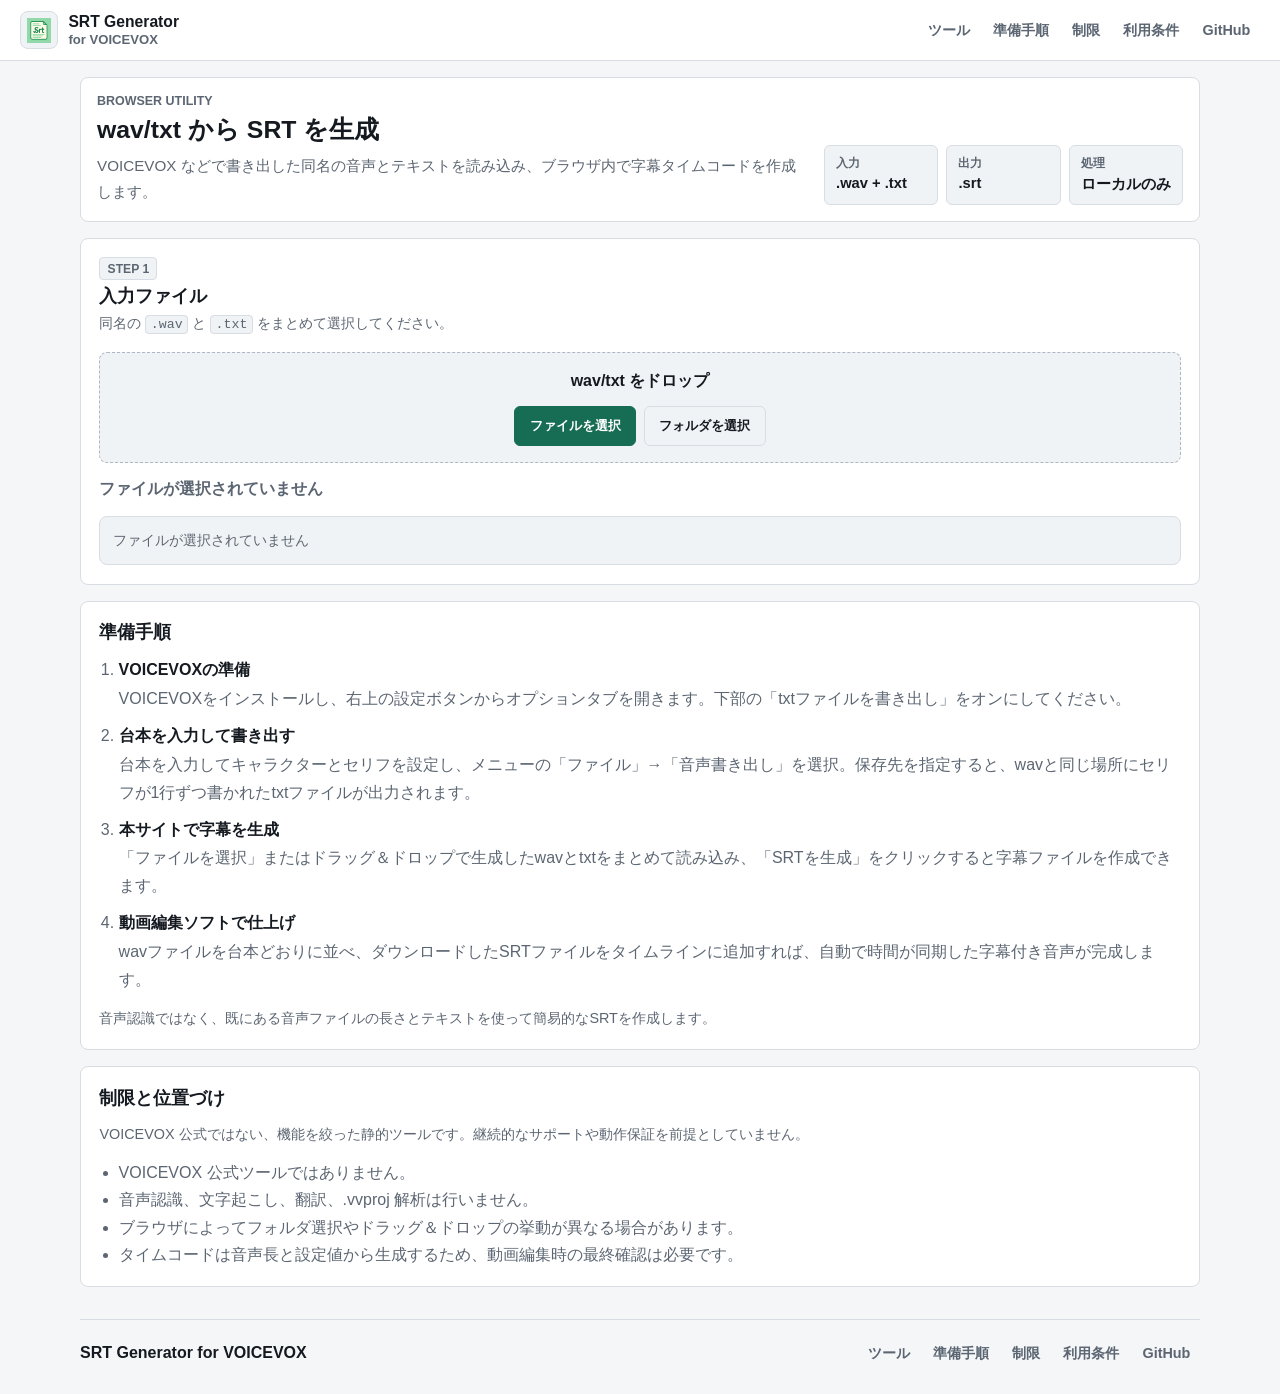
<file: index.html>
<!DOCTYPE html>
<html lang="ja">
  <head>
    <meta charset="UTF-8" />
    <meta name="viewport" content="width=device-width, initial-scale=1.0" />
    <meta
      name="description"
      content="Browser-only SRT subtitle generator for VOICEVOX-style wav/txt exports. Files are processed locally in the browser."
    />
    <title>SRT Generator for VOICEVOX</title>
    <link rel="icon" type="image/svg+xml" href="favicon.svg" />
    <link rel="stylesheet" href="styles.css" />
  </head>
  <body>
    <header class="site-header">
      <a class="logo" href="#top" id="logoHome">
        <span class="brand-mark" aria-hidden="true">
          <img src="favicon.svg" alt="" />
        </span>
        <div class="brand-text">
          <strong>SRT Generator</strong>
          <span>for VOICEVOX</span>
        </div>
      </a>
      <nav class="nav-links" aria-label="主要ナビゲーション">
        <a href="#uploadStep">ツール</a>
        <a href="#howto">準備手順</a>
        <a href="#limitations">制限</a>
        <a href="terms.html">利用条件</a>
        <a href="https://github.com/watamovie/voicevox-srt-generator" target="_blank" rel="noreferrer">GitHub</a>
      </nav>
    </header>

    <main class="app-main" id="top">
      <section class="tool-summary" aria-labelledby="toolTitle">
        <div>
          <p class="eyebrow">Browser utility</p>
          <h1 id="toolTitle">wav/txt から SRT を生成</h1>
          <p class="lead">
            VOICEVOX などで書き出した同名の音声とテキストを読み込み、ブラウザ内で字幕タイムコードを作成します。
          </p>
        </div>
        <dl class="summary-facts" aria-label="ツール概要">
          <div>
            <dt>入力</dt>
            <dd>.wav + .txt</dd>
          </div>
          <div>
            <dt>出力</dt>
            <dd>.srt</dd>
          </div>
          <div>
            <dt>処理</dt>
            <dd>ローカルのみ</dd>
          </div>
        </dl>
      </section>

      <nav class="workflow-nav" id="workflowNav" hidden aria-label="操作ステップ">
        <button type="button" class="workflow-pill active" data-step-button="upload" aria-current="step">
          1. 読み込み
        </button>
        <button type="button" class="workflow-pill" data-step-button="settings">
          2. 設定
        </button>
        <button type="button" class="workflow-pill" data-step-button="results">
          3. 出力
        </button>
      </nav>

      <section class="card step-card" id="uploadStep">
        <div class="step-heading">
          <p class="step-label">STEP 1</p>
          <h2>入力ファイル</h2>
          <p class="hint">
            同名の <code>.wav</code> と <code>.txt</code> をまとめて選択してください。
          </p>
        </div>

        <div
          id="dropzone"
          class="dropzone"
          role="button"
          tabindex="0"
          aria-label="ファイルまたはフォルダをドラッグ＆ドロップ、または選択"
        >
          <div class="drop-inner">
            <p class="drop-title">wav/txt をドロップ</p>
            <div class="drop-actions">
              <button type="button" id="selectFilesButton" class="button button-primary">
                ファイルを選択
              </button>
              <button type="button" id="selectFolderButton" class="button button-secondary">
                フォルダを選択
              </button>
            </div>
          </div>
        </div>

        <input id="fileInput" type="file" multiple accept=".wav,.txt" hidden />
        <input id="folderInput" type="file" webkitdirectory directory multiple hidden />

        <div class="selection-header">
          <p id="selectedSummary" class="muted">ファイルが選択されていません</p>
          <button type="button" id="clearSelectionButton" class="button button-ghost button-small" hidden>
            選択をクリア
          </button>
        </div>
        <div id="selectedFiles" class="selected-files empty" aria-live="polite">
          ファイルが選択されていません
        </div>
      </section>

      <section class="card step-card" id="settingsStep" hidden>
        <div class="step-heading">
          <p class="step-label">STEP 2</p>
          <h2>生成設定</h2>
          <p class="hint">
            編集先のフレームレートに合わせてタイムコードを整えます。
          </p>
        </div>

        <form id="settingsForm" class="settings-form">
          <input type="hidden" name="mode" id="modeInput" value="manual" />

          <fieldset class="highlight">
            <legend>フレームレート</legend>
            <label class="checkbox">
              <input type="checkbox" id="enableFrameLock" name="enableFrameLock" checked />
              <span>フレーム境界に合わせてタイムコードを丸める（推奨）</span>
            </label>
            <div id="frameRateOptions" class="frame-rate-options">
              <p class="hint">プリセットをクリックするか、任意の値を入力できます。</p>
              <div
                class="frame-rate-presets"
                id="frameRatePresets"
                role="radiogroup"
                aria-label="フレームレートプリセット"
              >
                <button type="button" class="frame-rate-chip" data-frame-rate="23.976">23.976</button>
                <button type="button" class="frame-rate-chip" data-frame-rate="24">24</button>
                <button type="button" class="frame-rate-chip active" data-frame-rate="30">30</button>
                <button type="button" class="frame-rate-chip" data-frame-rate="60">60</button>
                <button type="button" class="frame-rate-chip" data-frame-rate="custom">カスタム</button>
              </div>
              <label for="frameRate">使用するフレームレート (fps)</label>
              <input
                type="number"
                id="frameRate"
                name="frameRate"
                step="0.001"
                min="1"
                max="240"
                value="30"
              />
              <label class="checkbox nested">
                <input type="checkbox" id="trimFrameOverflow" name="trimFrameOverflow" checked />
                <span>フレームからはみ出した余剰時間を切り捨てる</span>
              </label>
            </div>
          </fieldset>

          <details class="advanced" id="advancedSettings">
            <summary>その他の設定</summary>
            <div class="advanced-body">
              <fieldset>
                <legend>タイミング調整</legend>
                <label class="toggle">
                  <input type="checkbox" id="autoModeToggle" />
                  <span>合計時間に合わせて自動調整する</span>
                </label>
                <div class="mode-settings" data-mode="manual">
                  <label for="manualAdjustment">1クリップあたりの加算秒数</label>
                  <input
                    type="number"
                    id="manualAdjustment"
                    name="manualAdjustment"
                    step="0.01"
                    value="0"
                    min="-5"
                    max="5"
                  />
                  <p class="hint">例: 0.02 と指定すると、すべての字幕が0.02秒ずつ伸びます。</p>
                </div>

                <div class="mode-settings hidden" data-mode="auto">
                  <label for="targetTotalTime">目標の合計時間（秒）</label>
                  <input
                    type="number"
                    id="targetTotalTime"
                    name="targetTotalTime"
                    step="0.1"
                    min="0"
                    value="60"
                    required
                  />
                  <p class="hint">選択した音声の合計時間に合わせて、均等に微調整します。</p>
                </div>
              </fieldset>
            </div>
          </details>

          <div class="action-row">
            <button type="submit" class="button button-primary">SRTを生成</button>
            <button type="button" id="jumpToUpload" class="button button-ghost">ファイル選択に戻る</button>
          </div>
        </form>
      </section>

      <section class="card step-card" id="results" hidden>
        <div class="step-heading">
          <p class="step-label">STEP 3</p>
          <h2>出力</h2>
        </div>

        <div class="result-actions">
          <a id="downloadLink" class="button button-primary" download="output.srt">SRTファイルをダウンロード</a>
          <div class="result-secondary">
            <button type="button" id="reuploadFilesButton" class="button button-secondary">
              新しいファイル・フォルダを指定
            </button>
            <button type="button" id="regenerateButton" class="button button-ghost">
              設定を調整して再生成
            </button>
          </div>
        </div>

        <div class="result-grid">
          <div>
            <h3>統計</h3>
            <dl class="stats">
              <div>
                <dt>クリップ数</dt>
                <dd id="clipCount">0</dd>
              </div>
              <div>
                <dt>元の合計時間</dt>
                <dd id="originalTotal">0.00 秒</dd>
              </div>
              <div>
                <dt>適用調整値</dt>
                <dd id="adjustment">0.0000 秒</dd>
              </div>
              <div class="auto-only">
                <dt>目標合計時間</dt>
                <dd id="targetTotal">-</dd>
              </div>
              <div class="frame-only">
                <dt>使用フレームレート</dt>
                <dd id="frameRateStat">-</dd>
              </div>
              <div class="frame-only">
                <dt>フレーム揃え後の合計</dt>
                <dd id="frameAlignedTotal">-</dd>
              </div>
              <div class="frame-only">
                <dt>累積のずれ</dt>
                <dd id="frameDrift">-</dd>
              </div>
            </dl>
          </div>
          <div>
            <h3>ログ</h3>
            <pre id="log" class="log"></pre>
          </div>
        </div>
      </section>

      <section class="card info-card" id="howto">
        <h2>準備手順</h2>
        <ol class="howto-list">
          <li>
            <strong>VOICEVOXの準備</strong>
            <p>
              VOICEVOXをインストールし、右上の設定ボタンからオプションタブを開きます。下部の「txtファイルを書き出し」をオンにしてください。
            </p>
          </li>
          <li>
            <strong>台本を入力して書き出す</strong>
            <p>
              台本を入力してキャラクターとセリフを設定し、メニューの「ファイル」→「音声書き出し」を選択。保存先を指定すると、wavと同じ場所にセリフが1行ずつ書かれたtxtファイルが出力されます。
            </p>
          </li>
          <li>
            <strong>本サイトで字幕を生成</strong>
            <p>
              「ファイルを選択」またはドラッグ＆ドロップで生成したwavとtxtをまとめて読み込み、「SRTを生成」をクリックすると字幕ファイルを作成できます。
            </p>
          </li>
          <li>
            <strong>動画編集ソフトで仕上げ</strong>
            <p>
              wavファイルを台本どおりに並べ、ダウンロードしたSRTファイルをタイムラインに追加すれば、自動で時間が同期した字幕付き音声が完成します。
            </p>
          </li>
        </ol>
        <p class="hint">音声認識ではなく、既にある音声ファイルの長さとテキストを使って簡易的なSRTを作成します。</p>
      </section>

      <section class="card info-card" id="limitations">
        <h2>制限と位置づけ</h2>
        <p class="hint">VOICEVOX 公式ではない、機能を絞った静的ツールです。継続的なサポートや動作保証を前提としていません。</p>
        <ul>
          <li>VOICEVOX 公式ツールではありません。</li>
          <li>音声認識、文字起こし、翻訳、.vvproj 解析は行いません。</li>
          <li>ブラウザによってフォルダ選択やドラッグ＆ドロップの挙動が異なる場合があります。</li>
          <li>タイムコードは音声長と設定値から生成するため、動画編集時の最終確認は必要です。</li>
        </ul>
      </section>
    </main>

    <footer class="app-footer">
      <strong>SRT Generator for VOICEVOX</strong>
      <nav class="footer-nav" aria-label="フッターナビゲーション">
        <a href="#uploadStep">ツール</a>
        <a href="#howto">準備手順</a>
        <a href="#limitations">制限</a>
        <a href="terms.html">利用条件</a>
        <a href="https://github.com/watamovie/voicevox-srt-generator" target="_blank" rel="noreferrer">GitHub</a>
      </nav>
    </footer>

    <script src="app.js" type="module"></script>
  </body>
</html>
</file>
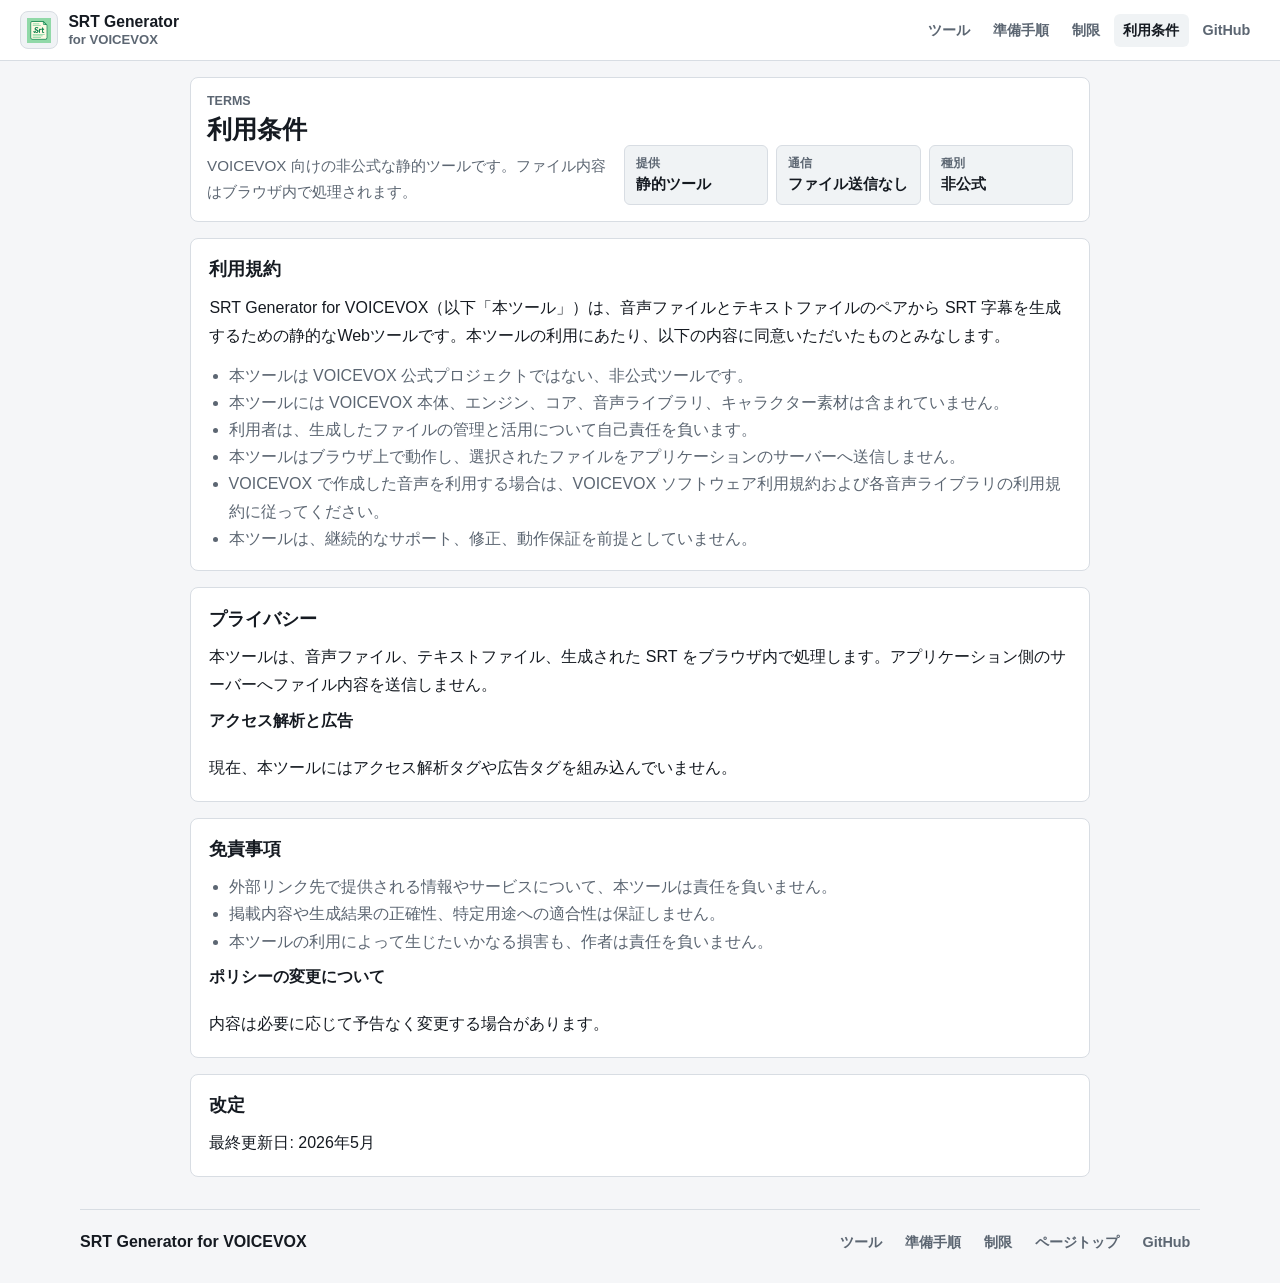
<file: terms.html>
<!DOCTYPE html>
<html lang="ja">
  <head>
    <meta charset="UTF-8" />
    <meta name="viewport" content="width=device-width, initial-scale=1.0" />
    <meta
      name="description"
      content="Terms, privacy notes, and policy for the browser-only SRT Generator for VOICEVOX."
    />
    <title>利用規約・ポリシー | SRT Generator for VOICEVOX</title>
    <link rel="icon" type="image/svg+xml" href="favicon.svg" />
    <link rel="stylesheet" href="styles.css" />
  </head>
  <body>
    <header class="site-header">
      <a class="logo" href="index.html#top">
        <span class="brand-mark" aria-hidden="true">
          <img src="favicon.svg" alt="" />
        </span>
        <div class="brand-text">
          <strong>SRT Generator</strong>
          <span>for VOICEVOX</span>
        </div>
      </a>
      <nav class="nav-links" aria-label="主要ナビゲーション">
        <a href="index.html#uploadStep">ツール</a>
        <a href="index.html#howto">準備手順</a>
        <a href="index.html#limitations">制限</a>
        <a class="active" href="terms.html" aria-current="page">利用条件</a>
        <a href="https://github.com/watamovie/voicevox-srt-generator" target="_blank" rel="noreferrer">GitHub</a>
      </nav>
    </header>

    <main class="app-main legal-main" id="top">
      <section class="tool-summary legal-summary" aria-labelledby="legalTitle">
        <div>
          <p class="eyebrow">Terms</p>
          <h1 id="legalTitle">利用条件</h1>
          <p class="lead">
            VOICEVOX 向けの非公式な静的ツールです。ファイル内容はブラウザ内で処理されます。
          </p>
        </div>
        <dl class="summary-facts" aria-label="利用条件の概要">
          <div>
            <dt>提供</dt>
            <dd>静的ツール</dd>
          </div>
          <div>
            <dt>通信</dt>
            <dd>ファイル送信なし</dd>
          </div>
          <div>
            <dt>種別</dt>
            <dd>非公式</dd>
          </div>
        </dl>
      </section>

      <section class="card info-card legal-card" id="terms">
        <h2>利用規約</h2>
        <p>
          SRT Generator for VOICEVOX（以下「本ツール」）は、音声ファイルとテキストファイルのペアから SRT 字幕を生成するための静的なWebツールです。本ツールの利用にあたり、以下の内容に同意いただいたものとみなします。
        </p>
        <ul>
          <li>本ツールは VOICEVOX 公式プロジェクトではない、非公式ツールです。</li>
          <li>本ツールには VOICEVOX 本体、エンジン、コア、音声ライブラリ、キャラクター素材は含まれていません。</li>
          <li>利用者は、生成したファイルの管理と活用について自己責任を負います。</li>
          <li>本ツールはブラウザ上で動作し、選択されたファイルをアプリケーションのサーバーへ送信しません。</li>
          <li>VOICEVOX で作成した音声を利用する場合は、VOICEVOX ソフトウェア利用規約および各音声ライブラリの利用規約に従ってください。</li>
          <li>本ツールは、継続的なサポート、修正、動作保証を前提としていません。</li>
        </ul>
      </section>

      <section class="card info-card legal-card" id="privacy">
        <h2>プライバシー</h2>
        <p>
          本ツールは、音声ファイル、テキストファイル、生成された SRT をブラウザ内で処理します。アプリケーション側のサーバーへファイル内容を送信しません。
        </p>
        <h3>アクセス解析と広告</h3>
        <p>
          現在、本ツールにはアクセス解析タグや広告タグを組み込んでいません。
        </p>
      </section>

      <section class="card info-card legal-card" id="disclaimer">
        <h2>免責事項</h2>
        <ul>
          <li>外部リンク先で提供される情報やサービスについて、本ツールは責任を負いません。</li>
          <li>掲載内容や生成結果の正確性、特定用途への適合性は保証しません。</li>
          <li>本ツールの利用によって生じたいかなる損害も、作者は責任を負いません。</li>
        </ul>

        <h3>ポリシーの変更について</h3>
        <p>
          内容は必要に応じて予告なく変更する場合があります。
        </p>
      </section>

      <section class="card info-card legal-card" id="revision">
        <h2>改定</h2>
        <p>最終更新日: 2026年5月</p>
      </section>
    </main>

    <footer class="app-footer">
      <strong>SRT Generator for VOICEVOX</strong>
      <nav class="footer-nav" aria-label="フッターナビゲーション">
        <a href="index.html#uploadStep">ツール</a>
        <a href="index.html#howto">準備手順</a>
        <a href="index.html#limitations">制限</a>
        <a href="#top">ページトップ</a>
        <a href="https://github.com/watamovie/voicevox-srt-generator" target="_blank" rel="noreferrer">GitHub</a>
      </nav>
    </footer>
  </body>
</html>
</file>
<file: styles.css>
:root {
  color-scheme: light;
  --page: #f5f6f8;
  --surface: #ffffff;
  --surface-subtle: #f0f3f5;
  --surface-active: #e8f3ef;
  --text: #151a21;
  --muted: #5c6672;
  --line: #d8dde3;
  --line-strong: #aeb7c2;
  --accent: #176d54;
  --accent-hover: #105841;
  --danger: #b42318;
  --focus: #2563eb;
  font-family: "Inter", "Noto Sans JP", "Hiragino Sans", "Yu Gothic", sans-serif;
}

html {
  scroll-behavior: smooth;
  scroll-padding-top: 84px;
}

* {
  box-sizing: border-box;
}

[hidden] {
  display: none !important;
}

body {
  margin: 0;
  min-height: 100vh;
  background: var(--page);
  color: var(--text);
  display: flex;
  flex-direction: column;
}

a {
  color: inherit;
}

code {
  font-family: "JetBrains Mono", "Menlo", "Consolas", monospace;
  font-size: 0.92em;
  background: var(--surface-subtle);
  border: 1px solid var(--line);
  border-radius: 4px;
  padding: 0.08rem 0.28rem;
}

.site-header {
  position: sticky;
  top: 0;
  z-index: 10;
  display: flex;
  align-items: center;
  justify-content: space-between;
  gap: 1rem;
  padding: 0.7rem 1.25rem;
  background: var(--surface);
  border-bottom: 1px solid var(--line);
}

.logo {
  min-width: 0;
  display: inline-flex;
  align-items: center;
  gap: 0.65rem;
  text-decoration: none;
}

.brand-mark {
  width: 38px;
  height: 38px;
  display: grid;
  place-items: center;
  flex: 0 0 auto;
  padding: 0.35rem;
  background: var(--surface-subtle);
  border: 1px solid var(--line);
  border-radius: 8px;
}

.brand-mark img {
  width: 100%;
  height: auto;
  display: block;
}

.brand-text {
  min-width: 0;
  display: grid;
  gap: 0.05rem;
  line-height: 1.2;
}

.brand-text strong {
  font-size: 0.98rem;
}

.brand-text span {
  color: var(--muted);
  font-size: 0.82rem;
  font-weight: 600;
}

.nav-links,
.footer-nav {
  display: flex;
  align-items: center;
  gap: 0.25rem;
  flex-wrap: wrap;
}

.nav-links a,
.footer-nav a {
  text-decoration: none;
  color: var(--muted);
  font-weight: 700;
  font-size: 0.9rem;
  padding: 0.45rem 0.6rem;
  border-radius: 6px;
}

.nav-links a:hover,
.nav-links a:focus-visible,
.nav-links a.active,
.footer-nav a:hover,
.footer-nav a:focus-visible {
  color: var(--text);
  background: var(--surface-subtle);
  outline: none;
}

.app-main {
  flex: 1;
  width: min(1120px, calc(100% - 32px));
  margin: 0 auto;
  display: grid;
  gap: 1rem;
  padding: 1rem 0 2rem;
}

.legal-main {
  width: min(900px, calc(100% - 32px));
}

.tool-summary,
.card {
  background: var(--surface);
  border: 1px solid var(--line);
  border-radius: 8px;
}

.tool-summary {
  display: grid;
  grid-template-columns: minmax(0, 1fr) auto;
  align-items: end;
  gap: 1rem;
  padding: 1rem;
}

.eyebrow {
  margin: 0 0 0.35rem;
  color: var(--muted);
  font-size: 0.78rem;
  font-weight: 800;
  text-transform: uppercase;
}

.tool-summary h1 {
  margin: 0;
  font-size: 1.55rem;
  line-height: 1.3;
  overflow-wrap: anywhere;
}

.lead {
  margin: 0.45rem 0 0;
  color: var(--muted);
  line-height: 1.7;
  font-size: 0.95rem;
  overflow-wrap: anywhere;
}

.summary-facts {
  margin: 0;
  display: grid;
  grid-template-columns: repeat(3, minmax(92px, 1fr));
  gap: 0.5rem;
}

.summary-facts div {
  min-width: 0;
  padding: 0.6rem 0.7rem;
  background: var(--surface-subtle);
  border: 1px solid var(--line);
  border-radius: 6px;
}

.summary-facts dt {
  margin: 0 0 0.2rem;
  color: var(--muted);
  font-size: 0.78rem;
  font-weight: 700;
}

.summary-facts dd {
  margin: 0;
  font-weight: 800;
  font-size: 0.92rem;
  white-space: nowrap;
}

.workflow-nav {
  display: grid;
  grid-template-columns: repeat(3, 1fr);
  gap: 0.5rem;
  position: sticky;
  top: 64px;
  z-index: 5;
  padding: 0.5rem;
  background: var(--surface);
  border: 1px solid var(--line);
  border-radius: 8px;
}

.workflow-pill {
  border: 1px solid var(--line);
  background: var(--surface);
  color: var(--muted);
  padding: 0.65rem 0.8rem;
  border-radius: 6px;
  font-weight: 800;
  text-align: left;
  cursor: pointer;
}

.workflow-pill:hover,
.workflow-pill:focus-visible {
  border-color: var(--line-strong);
  color: var(--text);
  outline: none;
}

.workflow-pill.active {
  background: var(--accent);
  border-color: var(--accent);
  color: #ffffff;
}

.workflow-pill.completed {
  background: var(--surface-active);
  color: var(--accent);
  border-color: #b9d8cb;
}

.card {
  padding: 1.15rem;
}

.step-card {
  display: grid;
  gap: 1rem;
}

.step-heading {
  display: grid;
  gap: 0.25rem;
}

.step-label {
  width: fit-content;
  margin: 0;
  padding: 0.2rem 0.45rem;
  color: var(--muted);
  background: var(--surface-subtle);
  border: 1px solid var(--line);
  border-radius: 4px;
  font-size: 0.76rem;
  font-weight: 800;
}

.card h2 {
  margin: 0;
  font-size: 1.12rem;
  line-height: 1.35;
}

.card h3 {
  margin: 0 0 0.65rem;
  font-size: 0.98rem;
}

.hint,
.muted {
  color: var(--muted);
  margin: 0;
}

.hint {
  line-height: 1.65;
  font-size: 0.9rem;
  overflow-wrap: anywhere;
}

.dropzone {
  border: 1px dashed var(--line-strong);
  border-radius: 8px;
  padding: 1rem;
  text-align: center;
  background: var(--surface-subtle);
  cursor: pointer;
}

.dropzone:focus-visible,
.button:focus-visible,
.frame-rate-chip:focus-visible,
input:focus-visible,
summary:focus-visible {
  outline: 2px solid var(--focus);
  outline-offset: 2px;
}

.dropzone.active {
  border-color: var(--accent);
  background: var(--surface-active);
}

.drop-inner {
  display: grid;
  gap: 0.8rem;
  align-items: center;
  justify-items: center;
}

.drop-title {
  margin: 0;
  font-weight: 800;
  max-width: 100%;
  line-height: 1.5;
  overflow-wrap: anywhere;
}

.drop-actions,
.action-row,
.result-actions,
.result-secondary {
  display: flex;
  align-items: center;
  flex-wrap: wrap;
  gap: 0.5rem;
}

.action-row {
  justify-content: flex-end;
}

.result-actions {
  justify-content: space-between;
}

.button {
  display: inline-flex;
  align-items: center;
  justify-content: center;
  min-height: 2.55rem;
  gap: 0.45rem;
  padding: 0.62rem 0.9rem;
  border-radius: 6px;
  border: 1px solid var(--line);
  background: var(--surface);
  color: var(--text);
  font-weight: 800;
  text-decoration: none;
  cursor: pointer;
}

.button:hover {
  background: var(--surface-subtle);
}

.button-primary {
  background: var(--accent);
  border-color: var(--accent);
  color: #ffffff;
}

.button-primary:hover {
  background: var(--accent-hover);
}

.button-secondary {
  background: var(--surface-subtle);
}

.button-ghost {
  background: transparent;
  color: var(--muted);
}

.button.button-small {
  min-height: 2rem;
  padding: 0.32rem 0.65rem;
  font-size: 0.84rem;
}

.selection-header {
  display: flex;
  align-items: center;
  justify-content: space-between;
  gap: 0.75rem;
}

.selection-header p {
  font-weight: 800;
}

.selected-files {
  margin: 0;
  border: 1px solid var(--line);
  border-radius: 8px;
  padding: 0.8rem;
  background: var(--surface-subtle);
  max-height: 12rem;
  overflow-y: auto;
  font-family: "JetBrains Mono", "Menlo", "Consolas", monospace;
  font-size: 0.86rem;
  line-height: 1.55;
}

.selected-files.empty {
  color: var(--muted);
  font-family: inherit;
}

.settings-form {
  display: grid;
  gap: 1rem;
}

fieldset {
  margin: 0;
  padding: 0.9rem;
  border: 1px solid var(--line);
  border-radius: 8px;
}

fieldset.highlight {
  background: var(--surface-subtle);
}

legend {
  padding: 0 0.35rem;
  font-weight: 800;
}

.checkbox,
.toggle {
  display: flex;
  align-items: center;
  gap: 0.6rem;
  margin: 0.45rem 0;
  font-weight: 700;
}

.checkbox input,
.toggle input {
  flex: 0 0 auto;
}

.checkbox.nested {
  margin-left: 1.25rem;
  color: var(--muted);
}

.toggle input[type="checkbox"] {
  width: 2.4rem;
  height: 1.25rem;
  appearance: none;
  background: #c9d1d9;
  border-radius: 6px;
  position: relative;
  cursor: pointer;
}

.toggle input[type="checkbox"]::after {
  content: "";
  position: absolute;
  top: 0.16rem;
  left: 0.16rem;
  width: 0.93rem;
  height: 0.93rem;
  border-radius: 4px;
  background: #ffffff;
  transition: transform 0.16s ease;
}

.toggle input[type="checkbox"]:checked {
  background: var(--accent);
}

.toggle input[type="checkbox"]:checked::after {
  transform: translateX(1.15rem);
}

.mode-settings,
.frame-rate-options,
.advanced-body {
  display: grid;
  gap: 0.55rem;
}

.mode-settings.hidden {
  display: none;
}

.mode-settings input[type="number"],
input[type="number"]#frameRate {
  width: min(18rem, 100%);
  padding: 0.65rem 0.7rem;
  border-radius: 6px;
  border: 1px solid var(--line);
  background: #ffffff;
  color: var(--text);
}

.frame-rate-presets {
  display: flex;
  flex-wrap: wrap;
  gap: 0.45rem;
}

.frame-rate-chip {
  appearance: none;
  border: 1px solid var(--line);
  border-radius: 6px;
  padding: 0.42rem 0.7rem;
  background: #ffffff;
  color: var(--text);
  font-weight: 800;
  cursor: pointer;
}

.frame-rate-chip.active {
  background: var(--accent);
  border-color: var(--accent);
  color: #ffffff;
}

.frame-rate-chip:disabled {
  opacity: 0.45;
  cursor: not-allowed;
}

.advanced {
  border-radius: 8px;
  border: 1px solid var(--line);
  background: #ffffff;
  padding: 0.7rem 0.85rem;
}

.advanced summary {
  cursor: pointer;
  font-weight: 800;
  list-style: none;
}

.advanced summary::-webkit-details-marker {
  display: none;
}

.advanced summary::after {
  content: "+";
  margin-left: 0.35rem;
  color: var(--muted);
}

.advanced[open] summary::after {
  content: "-";
}

.result-grid {
  display: grid;
  grid-template-columns: minmax(220px, 0.75fr) minmax(0, 1.25fr);
  gap: 1rem;
}

.stats {
  display: grid;
  gap: 0;
  margin: 0;
  border: 1px solid var(--line);
  border-radius: 8px;
  overflow: hidden;
}

.stats div {
  display: flex;
  justify-content: space-between;
  gap: 1rem;
  padding: 0.65rem 0.75rem;
  background: #ffffff;
  border-bottom: 1px solid var(--line);
}

.stats div:last-child {
  border-bottom: 0;
}

.stats dt {
  color: var(--muted);
  font-weight: 700;
}

.stats dd {
  margin: 0;
  font-weight: 800;
  text-align: right;
}

.auto-only,
.frame-only {
  display: none;
}

.log {
  margin: 0;
  min-height: 210px;
  max-height: 320px;
  overflow-y: auto;
  padding: 0.8rem;
  border-radius: 8px;
  background: #10151c;
  border: 1px solid #10151c;
  color: #e6edf3;
  font-size: 0.84rem;
  line-height: 1.6;
  white-space: pre-wrap;
}

.info-card {
  display: grid;
  gap: 0.75rem;
}

.info-card ul,
.howto-list {
  margin: 0;
  padding-left: 1.2rem;
  color: var(--muted);
  line-height: 1.7;
}

.howto-list {
  display: grid;
  gap: 0.55rem;
}

.howto-list strong {
  display: block;
  color: var(--text);
  margin-bottom: 0.1rem;
}

.howto-list p,
.info-card p {
  margin: 0;
  line-height: 1.75;
}

.info-card a {
  color: var(--accent);
}

.workflow-mode .tool-summary,
.workflow-mode .info-card {
  display: none;
}

.workflow-mode .app-main {
  width: min(880px, calc(100% - 32px));
}

.app-footer {
  width: min(1120px, calc(100% - 32px));
  margin: 0 auto;
  padding: 1rem 0 1.5rem;
  display: flex;
  align-items: center;
  justify-content: space-between;
  gap: 1rem;
  color: var(--muted);
  border-top: 1px solid var(--line);
}

.app-footer strong {
  color: var(--text);
}

@media (max-width: 880px) {
  html {
    scroll-padding-top: 118px;
  }

  .site-header {
    align-items: flex-start;
    flex-direction: column;
  }

  .nav-links {
    width: 100%;
    overflow-x: auto;
    flex-wrap: nowrap;
    padding-bottom: 0.15rem;
  }

  .nav-links a {
    flex: 0 0 auto;
  }

  .tool-summary {
    grid-template-columns: 1fr;
  }

  .summary-facts {
    grid-template-columns: repeat(3, minmax(0, 1fr));
  }

  .workflow-nav {
    top: 104px;
  }

  .result-grid {
    grid-template-columns: 1fr;
  }

  .app-footer {
    align-items: flex-start;
    flex-direction: column;
  }
}

@media (max-width: 640px) {
  html {
    scroll-padding-top: 128px;
  }

  .app-main,
  .legal-main,
  .workflow-mode .app-main,
  .app-footer {
    width: min(100% - 20px, 1120px);
  }

  .tool-summary h1 {
    font-size: 1.32rem;
  }

  .summary-facts,
  .workflow-nav {
    grid-template-columns: 1fr;
  }

  .card {
    padding: 1rem;
  }

  .drop-actions,
  .action-row,
  .result-actions,
  .result-secondary,
  .selection-header {
    align-items: stretch;
    flex-direction: column;
  }

  .button {
    width: 100%;
  }

  .selected-files {
    max-height: 16rem;
  }
}
</file>
